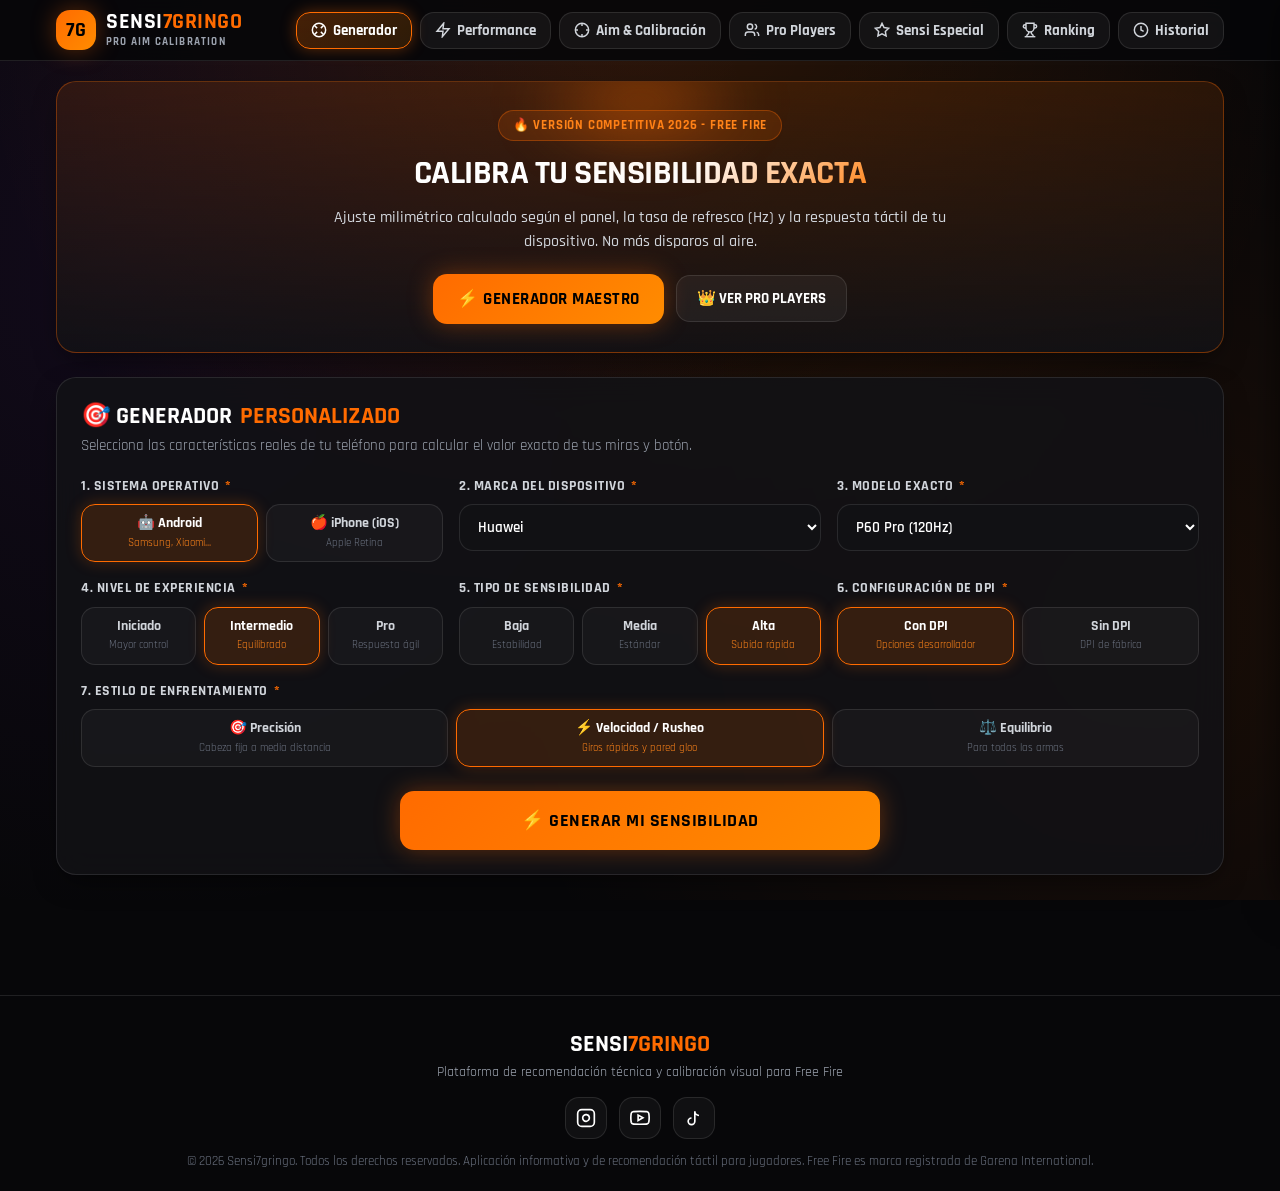
<file: index.html>
<!DOCTYPE html>
<html lang="es">
<head>
  <meta charset="UTF-8">
  <meta name="viewport" content="width=device-width, initial-scale=1.0, maximum-scale=1.0, user-scalable=no">
  <title>Sensi7gringo 🎮🔥 - Generador y Calibrador Maestro de Free Fire</title>
  
  <meta name="description" content="Generador inteligente de sensibilidades y calibración milimétrica para Free Fire adaptado a modelos Android e iPhone.">
  <link rel="preconnect" href="https://fonts.googleapis.com">
  <link rel="preconnect" href="https://fonts.gstatic.com" crossorigin>
  <link href="https://fonts.googleapis.com/css2?family=JetBrains+Mono:wght@700;800&family=Rajdhani:wght@500;600;700;800;900&display=swap" rel="stylesheet">
  
  <link rel="stylesheet" href="styles.css">
</head>
<body>

  <!-- HEADER FIJO Y NAVEGACIÓN -->
  <header class="header-main">
    <div class="header-content">
      <a class="brand-badge" href="#" onclick="cambiarTab('generator'); return false;">
        <div class="brand-logo-icon">7G</div>
        <div class="brand-text-wrap">
          <h1>SENSI<span>7GRINGO</span></h1>
          <div class="brand-tagline">Pro Aim Calibration</div>
        </div>
      </a>

      <!-- Botón Menú Hamburguesa para Móvil -->
      <button type="button" class="hamburger-btn" id="btn-hamburger" aria-label="Abrir menú de navegación">
        <span class="hamburger-line"></span>
        <span class="hamburger-line"></span>
        <span class="hamburger-line"></span>
      </button>

      <!-- Pestañas de navegación superiores (Escritorio / Tablet) -->
      <nav class="nav-tabs-desktop" aria-label="Navegación principal">
        <button type="button" class="tab-btn active" data-tab="generator">
          <svg viewBox="0 0 24 24" fill="none" stroke="currentColor"><circle cx="12" cy="12" r="10"/><path d="m4.93 4.93 4.24 4.24"/><path d="m14.83 9.17 4.24-4.24"/><path d="m14.83 14.83 4.24 4.24"/><path d="m9.17 14.83-4.24 4.24"/></svg>
          Generador
        </button>
        <button type="button" class="tab-btn" data-tab="performance">
          <svg viewBox="0 0 24 24" fill="none" stroke="currentColor"><path d="M13 2 3 14h9l-1 8 10-12h-9l1-8z"/></svg>
          Performance
        </button>
        <button type="button" class="tab-btn" data-tab="aim">
          <svg viewBox="0 0 24 24" fill="none" stroke="currentColor"><circle cx="12" cy="12" r="10"/><line x1="22" x2="18" y1="12" y2="12"/><line x1="6" x2="2" y1="12" y2="12"/><line x1="12" x2="12" y1="6" y2="2"/><line x1="12" x2="12" y1="22" y2="18"/></svg>
          Aim & Calibración
        </button>
        <button type="button" class="tab-btn" data-tab="players">
          <svg viewBox="0 0 24 24" fill="none" stroke="currentColor"><path d="M16 21v-2a4 4 0 0 0-4-4H6a4 4 0 0 0-4 4v2"/><circle cx="9" cy="7" r="4"/><path d="M22 21v-2a4 4 0 0 0-3-3.87"/><path d="M16 3.13a4 4 0 0 1 0 7.75"/></svg>
          Pro Players
        </button>
        <button type="button" class="tab-btn" data-tab="special">
          <svg viewBox="0 0 24 24" fill="none" stroke="currentColor"><polygon points="12 2 15.09 8.26 22 9.27 17 14.14 18.18 21.02 12 17.77 5.82 21.02 7 14.14 2 9.27 8.91 8.26 12 2"/></svg>
          Sensi Especial
        </button>
        <button type="button" class="tab-btn" data-tab="ranking">
          <svg viewBox="0 0 24 24" fill="none" stroke="currentColor"><path d="M6 9H4.5a2.5 2.5 0 0 1 0-5H6"/><path d="M18 9h1.5a2.5 2.5 0 0 0 0-5H18"/><path d="M4 22h16"/><path d="M10 14.66V17c0 .55-.47.98-.97 1.21C7.85 18.75 7 20.24 7 22"/><path d="M14 14.66V17c0 .55.47.98.97 1.21C16.15 18.75 17 20.24 17 22"/><path d="M18 2H6v7a6 6 0 0 0 12 0V2Z"/></svg>
          Ranking
        </button>
        <button type="button" class="tab-btn" data-tab="history">
          <svg viewBox="0 0 24 24" fill="none" stroke="currentColor"><circle cx="12" cy="12" r="10"/><polyline points="12 6 12 12 16 14"/></svg>
          Historial
        </button>
      </nav>
    </div>

    <!-- Menú Desplegable Móvil (Drawer Lateral / Overlay) -->
    <div class="mobile-drawer-overlay" id="mobile-overlay"></div>
    <div class="mobile-drawer" id="mobile-drawer">
      <div class="drawer-header">
        <div class="brand-badge">
          <div class="brand-logo-icon">7G</div>
          <div class="brand-text-wrap">
            <h1>SENSI<span>7GRINGO</span></h1>
            <div class="brand-tagline">Menú de Navegación</div>
          </div>
        </div>
        <button type="button" class="drawer-close-btn" id="btn-close-drawer" aria-label="Cerrar menú">✕</button>
      </div>

      <nav class="drawer-nav">
        <button type="button" class="drawer-link active" data-tab="generator">
          <svg viewBox="0 0 24 24" fill="none" stroke="currentColor"><circle cx="12" cy="12" r="10"/><path d="m4.93 4.93 4.24 4.24"/><path d="m14.83 9.17 4.24-4.24"/><path d="m14.83 14.83 4.24 4.24"/><path d="m9.17 14.83-4.24 4.24"/></svg>
          <span>Generador Maestro</span>
          <span class="drawer-pill">Principal</span>
        </button>
        <button type="button" class="drawer-link" data-tab="performance">
          <svg viewBox="0 0 24 24" fill="none" stroke="currentColor"><path d="M13 2 3 14h9l-1 8 10-12h-9l1-8z"/></svg>
          <span>Performance & FPS</span>
        </button>
        <button type="button" class="drawer-link" data-tab="aim">
          <svg viewBox="0 0 24 24" fill="none" stroke="currentColor"><circle cx="12" cy="12" r="10"/><line x1="22" x2="18" y1="12" y2="12"/><line x1="6" x2="2" y1="12" y2="12"/><line x1="12" x2="12" y1="6" y2="2"/><line x1="12" x2="12" y1="22" y2="18"/></svg>
          <span>Aim & Calibración</span>
        </button>
        <button type="button" class="drawer-link" data-tab="players">
          <svg viewBox="0 0 24 24" fill="none" stroke="currentColor"><path d="M16 21v-2a4 4 0 0 0-4-4H6a4 4 0 0 0-4 4v2"/><circle cx="9" cy="7" r="4"/><path d="M22 21v-2a4 4 0 0 0-3-3.87"/><path d="M16 3.13a4 4 0 0 1 0 7.75"/></svg>
          <span>Pro Players Verificados</span>
        </button>
        <button type="button" class="drawer-link" data-tab="special">
          <svg viewBox="0 0 24 24" fill="none" stroke="currentColor"><polygon points="12 2 15.09 8.26 22 9.27 17 14.14 18.18 21.02 12 17.77 5.82 21.02 7 14.14 2 9.27 8.91 8.26 12 2"/></svg>
          <span>Sensi Especial VIP</span>
          <span class="drawer-pill vip">VIP</span>
        </button>
        <button type="button" class="drawer-link" data-tab="ranking">
          <svg viewBox="0 0 24 24" fill="none" stroke="currentColor"><path d="M6 9H4.5a2.5 2.5 0 0 1 0-5H6"/><path d="M18 9h1.5a2.5 2.5 0 0 0 0-5H18"/><path d="M4 22h16"/><path d="M10 14.66V17c0 .55-.47.98-.97 1.21C7.85 18.75 7 20.24 7 22"/><path d="M14 14.66V17c0 .55.47.98.97 1.21C16.15 18.75 17 20.24 17 22"/><path d="M18 2H6v7a6 6 0 0 0 12 0V2Z"/></svg>
          <span>Ranking Comunidad</span>
        </button>
        <button type="button" class="drawer-link" data-tab="history">
          <svg viewBox="0 0 24 24" fill="none" stroke="currentColor"><circle cx="12" cy="12" r="10"/><polyline points="12 6 12 12 16 14"/></svg>
          <span>Mi Historial</span>
        </button>
      </nav>

      <div class="drawer-footer">
        <p class="drawer-footer-text">Sensi7gringo Mobile Edition © 2026</p>
      </div>
    </div>
  </header>

  <!-- CONTENEDOR PRINCIPAL DE MÓDULOS -->
  <main class="app-container">

    <!-- HERO PRESENTACIÓN -->
    <section class="hero-card">
      <div class="hero-pill">🔥 VERSIÓN COMPETITIVA 2026 - FREE FIRE</div>
      <h2 class="hero-title">CALIBRA TU <span>SENSIBILIDAD EXACTA</span></h2>
      <p class="hero-desc">
        Ajuste milimétrico calculado según el panel, la tasa de refresco (Hz) y la respuesta táctil de tu dispositivo. No más disparos al aire.
      </p>
      <div class="hero-actions">
        <button type="button" class="btn-primary" onclick="cambiarTab('generator')">
          ⚡ GENERADOR MAESTRO
        </button>
        <button type="button" class="btn-secondary" onclick="cambiarTab('players')">
          👑 VER PRO PLAYERS
        </button>
      </div>
    </section>

    <!-- MÓDULO B: GENERADOR MAESTRO DE SENSIBILIDAD -->
    <section id="section-generator" class="app-section">
      <div class="card-glass">
        <div class="section-header">
          <h2>🎯 GENERADOR <span>PERSONALIZADO</span></h2>
          <p>Selecciona las características reales de tu teléfono para calcular el valor exacto de tus miras y botón.</p>
        </div>

        <form id="form-generador" onsubmit="return false;">
          <div class="form-grid">
            
            <!-- 1. Sistema Operativo -->
            <div class="form-group">
              <label class="form-label">1. Sistema Operativo <span class="req">*</span></label>
              <div class="radio-tile-group">
                <label class="radio-tile-label selected">
                  <input type="radio" name="sistemaOperativo" value="Android" checked>
                  <span class="tile-title">🤖 Android</span>
                  <span class="tile-sub">Samsung, Xiaomi...</span>
                </label>
                <label class="radio-tile-label">
                  <input type="radio" name="sistemaOperativo" value="iOS">
                  <span class="tile-title">🍎 iPhone (iOS)</span>
                  <span class="tile-sub">Apple Retina</span>
                </label>
              </div>
            </div>

            <!-- 2. Marca -->
            <div class="form-group">
              <label class="form-label" for="select-marca">2. Marca del Dispositivo <span class="req">*</span></label>
              <select id="select-marca" class="custom-select" required>
                <option value="">Cargando marcas disponibles...</option>
              </select>
            </div>

            <!-- 3. Modelo Exacto -->
            <div class="form-group">
              <label class="form-label" for="select-modelo">3. Modelo Exacto <span class="req">*</span></label>
              <select id="select-modelo" class="custom-select" required>
                <option value="">Selecciona primero la marca</option>
              </select>
            </div>

            <!-- 4. Nivel de Experiencia -->
            <div class="form-group">
              <label class="form-label">4. Nivel de Experiencia <span class="req">*</span></label>
              <div class="radio-tile-group">
                <label class="radio-tile-label">
                  <input type="radio" name="nivelExperiencia" value="principiante">
                  <span class="tile-title">Iniciado</span>
                  <span class="tile-sub">Mayor control</span>
                </label>
                <label class="radio-tile-label selected">
                  <input type="radio" name="nivelExperiencia" value="intermedio" checked>
                  <span class="tile-title">Intermedio</span>
                  <span class="tile-sub">Equilibrado</span>
                </label>
                <label class="radio-tile-label">
                  <input type="radio" name="nivelExperiencia" value="avanzado">
                  <span class="tile-title">Pro</span>
                  <span class="tile-sub">Respuesta ágil</span>
                </label>
              </div>
            </div>

            <!-- 5. Tipo de Sensibilidad -->
            <div class="form-group">
              <label class="form-label">5. Tipo de Sensibilidad <span class="req">*</span></label>
              <div class="radio-tile-group">
                <label class="radio-tile-label">
                  <input type="radio" name="tipoSensibilidad" value="baja">
                  <span class="tile-title">Baja</span>
                  <span class="tile-sub">Estabilidad</span>
                </label>
                <label class="radio-tile-label">
                  <input type="radio" name="tipoSensibilidad" value="media">
                  <span class="tile-title">Media</span>
                  <span class="tile-sub">Estándar</span>
                </label>
                <label class="radio-tile-label selected">
                  <input type="radio" name="tipoSensibilidad" value="alta" checked>
                  <span class="tile-title">Alta</span>
                  <span class="tile-sub">Subida rápida</span>
                </label>
              </div>
            </div>

            <!-- 6. Con DPI / Sin DPI -->
            <div class="form-group" id="dpi-option-wrap">
              <label class="form-label">6. Configuración de DPI <span class="req">*</span></label>
              <div class="radio-tile-group">
                <label class="radio-tile-label selected">
                  <input type="radio" name="conDpi" value="true" checked>
                  <span class="tile-title">Con DPI</span>
                  <span class="tile-sub">Opciones desarrollador</span>
                </label>
                <label class="radio-tile-label">
                  <input type="radio" name="conDpi" value="false">
                  <span class="tile-title">Sin DPI</span>
                  <span class="tile-sub">DPI de fábrica</span>
                </label>
              </div>
            </div>

            <!-- 7. Preferencia de Juego -->
            <div class="form-group" style="grid-column: 1 / -1;">
              <label class="form-label">7. Estilo de Enfrentamiento <span class="req">*</span></label>
              <div class="radio-tile-group style-group">
                <label class="radio-tile-label">
                  <input type="radio" name="preferenciaJuego" value="precision">
                  <span class="tile-title">🎯 Precisión</span>
                  <span class="tile-sub">Cabeza fija a media distancia</span>
                </label>
                <label class="radio-tile-label selected">
                  <input type="radio" name="preferenciaJuego" value="velocidad" checked>
                  <span class="tile-title">⚡ Velocidad / Rusheo</span>
                  <span class="tile-sub">Giros rápidos y pared gloo</span>
                </label>
                <label class="radio-tile-label">
                  <input type="radio" name="preferenciaJuego" value="equilibrio">
                  <span class="tile-title">⚖️ Equilibrio</span>
                  <span class="tile-sub">Para todas las armas</span>
                </label>
              </div>
            </div>

          </div>

          <!-- BOTÓN GENERAR -->
          <div style="text-align: center; margin-top: 10px;">
            <button type="button" id="btn-generar-sensi" class="btn-primary" style="width: 100%; max-width: 480px; padding: 18px 24px; font-size: 1.15rem;">
              ⚡ GENERAR MI SENSIBILIDAD
            </button>
          </div>
        </form>

        <!-- TARJETA DE RESULTADO -->
        <div id="resultado-sensibilidad" class="result-box">
          <div class="result-header">
            <div class="result-device-badge">
              <h3 id="res-device-title">Samsung Galaxy S24 Ultra</h3>
              <span id="res-style-badge">ALTA</span>
            </div>
            <div style="display: flex; gap: 8px;">
              <button type="button" id="btn-guardar-favorito" class="btn-secondary" title="Guardar en Favoritos" style="padding: 8px 14px;">
                ⭐ Favorito
              </button>
              <button type="button" id="btn-variar-config" class="btn-secondary" title="Generar ligera variación" style="padding: 8px 14px;">
                🔄 Variación
              </button>
            </div>
          </div>

          <!-- Miras Principales -->
          <div class="meters-grid">
            <div class="meter-card">
              <div class="scope-name">General</div>
              <div class="scope-value" id="val-general">0</div>
              <div class="meter-bar-track"><div class="meter-bar-fill" id="bar-general"></div></div>
            </div>

            <div class="meter-card">
              <div class="scope-name">Punto Rojo (Red Dot)</div>
              <div class="scope-value" id="val-reddot">0</div>
              <div class="meter-bar-track"><div class="meter-bar-fill" id="bar-reddot"></div></div>
            </div>

            <div class="meter-card">
              <div class="scope-name">Mira 2X</div>
              <div class="scope-value" id="val-mira2x">0</div>
              <div class="meter-bar-track"><div class="meter-bar-fill" id="bar-mira2x"></div></div>
            </div>

            <div class="meter-card">
              <div class="scope-name">Mira 4X</div>
              <div class="scope-value" id="val-mira4x">0</div>
              <div class="meter-bar-track"><div class="meter-bar-fill" id="bar-mira4x"></div></div>
            </div>

            <div class="meter-card">
              <div class="scope-name">Francotirador (AWM)</div>
              <div class="scope-value" id="val-awm">0</div>
              <div class="meter-bar-track"><div class="meter-bar-fill" id="bar-awm"></div></div>
            </div>

            <div class="meter-card">
              <div class="scope-name">Cámara 360 / Olhadinha</div>
              <div class="scope-value" id="val-olhadinha">0</div>
              <div class="meter-bar-track"><div class="meter-bar-fill" id="bar-olhadinha"></div></div>
            </div>
          </div>

          <!-- Botón de Disparo y DPI Sugerido -->
          <div class="special-badges-row">
            <div class="badge-info-pill">
              <span class="lbl">🔘 Botón de Disparo (%)</span>
              <span class="val" id="val-boton">45%</span>
            </div>
            <div class="badge-info-pill">
              <span class="lbl">📐 DPI Recomendado</span>
              <span class="val" id="val-dpi">540</span>
            </div>
          </div>

          <!-- Explicación Técnica -->
          <div class="tech-explanation">
            <p id="res-explicacion">
              Calibración calculada considerando la frecuencia de muestreo táctil y el ancho de panel de tu dispositivo.
            </p>
          </div>

          <!-- Acciones -->
          <div class="result-actions">
            <button type="button" id="btn-copiar-config" class="btn-primary" style="flex: 1;">
              📋 COPIAR TODA LA CONFIGURACIÓN
            </button>
            <button type="button" class="btn-secondary" onclick="cambiarTab('aim')">
              🎯 VER GUÍA DE TIRO
            </button>
          </div>
        </div>
      </div>
    </section>

    <!-- MÓDULO D: PERFORMANCE & DIAGNÓSTICO -->
    <section id="section-performance" class="app-section" style="display: none;">
      <div class="card-glass">
        <div class="section-header">
          <h2>⚡ PERFORMANCE & <span>OPTIMIZACIÓN REAL</span></h2>
          <p>
            Diagnóstico de pantalla, tasa de refresco y guía técnica certificada para reducir latencia táctil en Free Fire.
          </p>
        </div>

        <div class="diagnostic-container">
          <div class="diagnostic-item">
            <div class="diagnostic-icon">📱</div>
            <div class="diagnostic-info">
              <h4>Tasa de Refresco Óptima</h4>
              <p>Activa 90Hz / 120Hz en los ajustes de pantalla de tu teléfono para suavidad máxima.</p>
            </div>
          </div>

          <div class="diagnostic-item">
            <div class="diagnostic-icon">🚀</div>
            <div class="diagnostic-info">
              <h4>Gestión de Memoria RAM</h4>
              <p>Cierra aplicaciones en segundo plano antes de abrir Free Fire para evitar caídas de FPS.</p>
            </div>
          </div>

          <div class="diagnostic-item">
            <div class="diagnostic-icon">📶</div>
            <div class="diagnostic-info">
              <h4>Estabilidad de Conexión</h4>
              <p>Juega en redes Wi-Fi 5GHz o con datos móviles 4G/5G con buena cobertura para ping constante.</p>
            </div>
          </div>

          <div class="diagnostic-item">
            <div class="diagnostic-icon">🧹</div>
            <div class="diagnostic-info">
              <h4>Caché del Juego</h4>
              <p>Borra la memoria caché de Free Fire desde Ajustes > Aplicaciones cada 15 días.</p>
            </div>
          </div>
        </div>

        <!-- Consola de Diagnóstico en Vivo -->
        <h3 style="font-size: 1.1rem; text-transform: uppercase; margin-bottom: 10px;">Consola de Diagnóstico de Dispositivo</h3>
        <div id="opt-console-log" class="opt-console">
          <div class="console-line info">> Listo para iniciar diagnóstico técnico del dispositivo y navegador...</div>
        </div>

        <button type="button" id="btn-iniciar-diagnostico" class="btn-primary" style="width: 100%;">
          🔍 INICIAR DIAGNÓSTICO TÉCNICO
        </button>
      </div>
    </section>

    <!-- MÓDULO E: AIM & CALIBRACIÓN -->
    <section id="section-aim" class="app-section" style="display: none;">
      <div class="card-glass">
        <div class="section-header">
          <h2>🎯 AIM & <span>CALIBRACIÓN DE MIRA</span></h2>
          <p>Consejos técnicos y métodos de arrastre recomendados para dominar el tiro a la cabeza.</p>
        </div>

        <div class="form-grid">
          <div class="card-glass" style="background: rgba(0,0,0,0.4);">
            <h3 style="color:#ff851b; margin-bottom:8px;">1. Posición y Tamaño del Botón</h3>
            <p style="color:#d1d5db; font-size:0.95rem; line-height: 1.5;">
              Coloca el botón de disparo ligeramente abajo del centro derecho de tu pantalla. 
              Un tamaño de <strong>42% a 48%</strong> te otorga mayor área libre para realizar el levantamiento continuo sin que el dedo salga de la pantalla.
            </p>
          </div>

          <div class="card-glass" style="background: rgba(0,0,0,0.4);">
            <h3 style="color:#ff851b; margin-bottom:8px;">2. Técnica de Arrastre en "J"</h3>
            <p style="color:#d1d5db; font-size:0.95rem; line-height: 1.5;">
              Para escopetas (M1014, M1887) a corta distancia, baja el botón un milímetro y súbelo rápidamente dibujando una curva en "J". 
              Esto desprende la mira del pecho y la clava directamente en el casco.
            </p>
          </div>

          <div class="card-glass" style="background: rgba(0,0,0,0.4);">
            <h3 style="color:#ff851b; margin-bottom:8px;">3. Disparos con Mira 2X y 4X</h3>
            <p style="color:#d1d5db; font-size:0.95rem; line-height: 1.5;">
              Con miras ópticas, la sensibilidad no debe ser extrema (rango 145-165). Realiza un jalón suave y progresivo, permitiendo que la asistencia del juego conecte los disparos en ráfaga.
            </p>
          </div>
        </div>

        <div style="text-align: center; margin-top: 20px;">
          <button type="button" class="btn-primary" onclick="mostrarToast('Recomendación de arma: En UMP usa Mira 2X al 176 para tiros continuos al chaleco y cabeza.', 'info')">
            💡 Ver Recomendación de Arma
          </button>
        </div>
      </div>
    </section>

    <!-- MÓDULO F: PRO PLAYERS -->
    <section id="section-players" class="app-section" style="display: none;">
      <div class="card-glass">
        <div class="section-header">
          <h2>👑 CONFIGURACIONES DE <span>PRO PLAYERS</span></h2>
          <p>Sensibilidades documentadas y procedentes de transmisiones oficiales de figuras destacadas del competitivo.</p>
        </div>

        <div id="pro-players-grid" class="players-grid">
          <!-- Renderizado dinámico desde app.js -->
        </div>
      </div>
    </section>

    <!-- MÓDULO H: SENSI ESPECIAL -->
    <section id="section-special" class="app-section" style="display: none;">
      <div class="card-glass" style="border-color: rgba(255, 107, 0, 0.45); background: linear-gradient(180deg, rgba(255,107,0,0.1) 0%, rgba(18,18,22,0.9) 100%);">
        <div class="section-header" style="text-align: center;">
          <div class="hero-pill">✨ ACCESO ESPECIAL VIP</div>
          <h2>SENSI <span>ESPECIAL EXCLUSIVA</span></h2>
          <p>Configuración híbrida afinada para torneos, salas privadas y modo duelo de escuadras clasificatoria.</p>
        </div>

        <div style="max-width: 600px; margin: 0 auto; text-align: center;">
          <div class="card-glass" style="margin-bottom: 24px; background: rgba(0,0,0,0.5);">
            <h3 style="color:#ff851b; font-size:1.4rem; margin-bottom:12px;">🌟 Pack Sensi7gringo VIP</h3>
            <p style="color:#d1d5db; margin-bottom:18px;">
              Este perfil exclusivo incorpora la curva de respuesta táctil ultrarrápida para armas de un solo tiro (Desert Eagle, AC80, Woodpecker, M1887).
            </p>
            <div class="special-badges-row" style="justify-content:center;">
              <div class="badge-info-pill"><span class="lbl">General</span><span class="val">196</span></div>
              <div class="badge-info-pill"><span class="lbl">Red Dot</span><span class="val">194</span></div>
              <div class="badge-info-pill"><span class="lbl">Botón</span><span class="val">44%</span></div>
            </div>
            <button type="button" class="btn-primary" onclick="copiarDirecto('196','194','190','182','44')" style="margin-top:14px; width:100%;">
              📋 COPIAR SENSI ESPECIAL (GRATIS DEMO)
            </button>
          </div>
        </div>
      </div>
    </section>

    <!-- MÓDULO G: RANKING -->
    <section id="section-ranking" class="app-section" style="display: none;">
      <div class="card-glass">
        <div class="section-header">
          <h2>🏆 RANKING DE LA <span>COMUNIDAD</span></h2>
          <p>Configuraciones generadas y mejor valoradas por los usuarios de Sensi7gringo.</p>
        </div>

        <div id="ranking-container" class="history-list">
          <!-- Poblado por app.js -->
        </div>
      </div>
    </section>

    <!-- MÓDULO I: HISTORIAL -->
    <section id="section-history" class="app-section" style="display: none;">
      <div class="card-glass">
        <div class="section-header">
          <h2>🕒 MI <span>HISTORIAL DE SENSIS</span></h2>
          <p>Consulta, copia o administra las sensibilidades que has generado en esta sesión.</p>
        </div>

        <div id="historial-container" class="history-list">
          <!-- Poblado por app.js desde localStorage -->
        </div>
      </div>
    </section>

  </main>

  <!-- FOOTER Y REDES SOCIALES -->
  <footer class="footer-main">
    <div class="app-container" style="padding-bottom: 0;">
      <div class="brand-text-wrap" style="text-align: center; margin-bottom: 12px;">
        <h2 style="font-size: 1.5rem; font-weight: 900;">SENSI<span style="color:#ff6b00;">7GRINGO</span></h2>
        <p style="font-size: 0.85rem; color: #9ca3af;">Plataforma de recomendación técnica y calibración visual para Free Fire</p>
      </div>

      <div class="footer-socials">
        <a href="https://instagram.com" target="_blank" rel="noopener noreferrer" class="social-btn" aria-label="Instagram">
          <svg width="20" height="20" viewBox="0 0 24 24" fill="none" stroke="currentColor" stroke-width="2"><rect x="2" y="2" width="20" height="20" rx="5" ry="5"/><path d="M16 11.37A4 4 0 1 1 12.63 8 4 4 0 0 1 16 11.37z"/><line x1="17.5" y1="6.5" x2="17.51" y2="6.5"/></svg>
        </a>
        <a href="https://youtube.com" target="_blank" rel="noopener noreferrer" class="social-btn" aria-label="YouTube">
          <svg width="20" height="20" viewBox="0 0 24 24" fill="none" stroke="currentColor" stroke-width="2"><path d="M22.54 6.42a2.78 2.78 0 0 0-1.94-2C18.88 4 12 4 12 4s-6.88 0-8.6.46a2.78 2.78 0 0 0-1.94 2A29 29 0 0 0 1 11.75a29 29 0 0 0 .46 5.33A2.78 2.78 0 0 0 3.4 19c1.72.46 8.6.46 8.6.46s6.88 0 8.6-.46a2.78 2.78 0 0 0 1.94-2 29 29 0 0 0 .46-5.25 29 29 0 0 0-.46-5.33z"/><polygon points="9.75 15.02 15.5 11.75 9.75 8.48 9.75 15.02"/></svg>
        </a>
        <a href="https://tiktok.com" target="_blank" rel="noopener noreferrer" class="social-btn" aria-label="TikTok">
          <svg width="20" height="20" viewBox="0 0 24 24" fill="none" stroke="currentColor" stroke-width="2"><path d="M9 12a4 4 0 1 0 4 4V4a5 5 0 0 0 5 5"/></svg>
        </a>
      </div>

      <p class="footer-copy">
        © 2026 Sensi7gringo. Todos los derechos reservados. Aplicación informativa y de recomendación táctil para jugadores. Free Fire es marca registrada de Garena International.
      </p>
    </div>
  </footer>

  <!-- SCRIPT INTERACTIVO STANDALONE -->
  <script src="app.js"></script>
</body>
</html>
</file>
<file: styles.css>
/* ==========================================================================
   SENSI7GRINGO - DESIGN SYSTEM & STYLESHEET (PRO RESPONSIVE EDITION)
   Paleta: Dark Carbón, Blanco puro, Naranja Neón (#FF6B00 / #FF8C00)
   100% Mobile First & Ultra Responsive
   ========================================================================== */

:root {
  --bg-main: #070709;
  --bg-card: rgba(18, 18, 22, 0.85);
  --bg-card-hover: rgba(28, 28, 34, 0.95);
  --bg-dark-surface: #0e0e12;
  --bg-glass: rgba(255, 255, 255, 0.03);
  --border-subtle: rgba(255, 255, 255, 0.1);
  --border-glow: rgba(255, 107, 0, 0.35);
  --border-glow-strong: rgba(255, 107, 0, 0.75);

  --color-orange: #ff6b00;
  --color-orange-bright: #ff851b;
  --color-orange-glow: rgba(255, 107, 0, 0.4);
  --color-orange-soft: rgba(255, 107, 0, 0.15);

  --color-white: #ffffff;
  --color-gray-100: #f4f4f6;
  --color-gray-300: #d1d5db;
  --color-gray-400: #9ca3af;
  --color-gray-500: #6b7280;
  --color-gray-700: #374151;
  --color-gray-800: #1f2937;

  --font-main: 'Rajdhani', -apple-system, BlinkMacSystemFont, "Segoe UI", Roboto, sans-serif;
  --font-mono: 'JetBrains Mono', monospace;

  --radius-sm: 8px;
  --radius-md: 14px;
  --radius-lg: 20px;
  --radius-full: 9999px;

  --shadow-glow: 0 0 25px rgba(255, 107, 0, 0.35);
  --shadow-card: 0 10px 30px -10px rgba(0, 0, 0, 0.7);
  --transition: all 0.25s cubic-bezier(0.16, 1, 0.3, 1);
}

/* RESET */
*, *::before, *::after {
  box-sizing: border-box;
  margin: 0;
  padding: 0;
  -webkit-tap-highlight-color: transparent;
}

html, body {
  width: 100%;
  overflow-x: hidden;
}

body {
  font-family: var(--font-main);
  background-color: var(--bg-main);
  color: var(--color-white);
  min-height: 100vh;
  line-height: 1.5;
  background-image: 
    radial-gradient(circle at 50% 0%, rgba(255, 107, 0, 0.15) 0%, transparent 60%),
    radial-gradient(circle at 10% 30%, rgba(147, 51, 234, 0.08) 0%, transparent 50%),
    radial-gradient(circle at 90% 70%, rgba(255, 107, 0, 0.08) 0%, transparent 50%);
  background-attachment: fixed;
}

/* CONTENEDOR PRINCIPAL */
.app-container {
  width: 100%;
  max-width: 1200px;
  margin: 0 auto;
  padding: 0 16px 80px;
}

/* ==========================================================================
   HEADER & NAVBAR ULTRA RESPONSIVE
   ========================================================================== */
.header-main {
  position: sticky;
  top: 0;
  z-index: 100;
  backdrop-filter: blur(20px);
  -webkit-backdrop-filter: blur(20px);
  background: rgba(7, 7, 9, 0.92);
  border-bottom: 1px solid var(--border-subtle);
  padding: 10px 0;
  margin-bottom: 20px;
  width: 100%;
}

.header-content {
  display: flex;
  flex-direction: row;
  align-items: center;
  justify-content: space-between;
  width: 100%;
  max-width: 1200px;
  margin: 0 auto;
  padding: 0 16px;
  gap: 12px;
}

.brand-badge {
  display: flex;
  align-items: center;
  gap: 10px;
  text-decoration: none;
  cursor: pointer;
  flex-shrink: 0;
}

.brand-logo-icon {
  width: 40px;
  height: 40px;
  background: linear-gradient(135deg, #ff6b00 0%, #ff8c00 100%);
  border-radius: var(--radius-md);
  display: flex;
  align-items: center;
  justify-content: center;
  box-shadow: var(--shadow-glow);
  font-size: 20px;
  font-weight: 900;
  color: #000;
  flex-shrink: 0;
}

.brand-text-wrap h1 {
  font-size: 1.35rem;
  font-weight: 900;
  letter-spacing: 0.5px;
  line-height: 1.1;
  color: var(--color-white);
  text-transform: uppercase;
  white-space: nowrap;
}

.brand-text-wrap h1 span {
  color: var(--color-orange);
}

.brand-tagline {
  font-size: 0.68rem;
  color: var(--color-gray-400);
  font-weight: 700;
  letter-spacing: 1.2px;
  text-transform: uppercase;
  white-space: nowrap;
}

/* BOTÓN MENÚ HAMBURGUESA GAMING */
.hamburger-btn {
  display: none;
  flex-direction: column;
  justify-content: center;
  align-items: center;
  gap: 5px;
  width: 42px;
  height: 42px;
  background: rgba(255, 107, 0, 0.12);
  border: 1px solid var(--border-glow);
  border-radius: var(--radius-md);
  cursor: pointer;
  padding: 8px;
  transition: var(--transition);
  box-shadow: 0 0 12px rgba(255, 107, 0, 0.2);
}

.hamburger-btn:active {
  transform: scale(0.95);
  background: rgba(255, 107, 0, 0.25);
}

.hamburger-line {
  display: block;
  width: 22px;
  height: 2.5px;
  background-color: var(--color-orange-bright);
  border-radius: 2px;
  transition: var(--transition);
}

/* NAVBAR DESKTOP */
.nav-tabs-desktop {
  display: flex;
  align-items: center;
  gap: 8px;
  flex-wrap: wrap;
}

.tab-btn {
  display: inline-flex;
  align-items: center;
  gap: 6px;
  padding: 8px 14px;
  background: rgba(255, 255, 255, 0.05);
  border: 1px solid var(--border-subtle);
  border-radius: var(--radius-md);
  color: var(--color-gray-300);
  font-family: var(--font-main);
  font-size: 0.92rem;
  font-weight: 700;
  cursor: pointer;
  white-space: nowrap;
  flex-shrink: 0;
  transition: var(--transition);
}

/* ==========================================================================
   DRAWER LATERAL MÓVIL (MODERNO & ELEGANTE)
   ========================================================================== */
.mobile-drawer-overlay {
  position: fixed;
  top: 0;
  left: 0;
  width: 100vw;
  height: 100vh;
  background: rgba(0, 0, 0, 0.75);
  backdrop-filter: blur(8px);
  -webkit-backdrop-filter: blur(8px);
  z-index: 998;
  opacity: 0;
  visibility: hidden;
  transition: all 0.3s ease;
}

.mobile-drawer-overlay.active {
  opacity: 1;
  visibility: visible;
}

.mobile-drawer {
  position: fixed;
  top: 0;
  right: -320px;
  width: 300px;
  max-width: 85vw;
  height: 100vh;
  background: #0d0d12;
  border-left: 1px solid var(--border-glow);
  box-shadow: -10px 0 40px rgba(0, 0, 0, 0.9);
  z-index: 999;
  display: flex;
  flex-direction: column;
  transition: transform 0.35s cubic-bezier(0.16, 1, 0.3, 1);
}

.mobile-drawer.active {
  transform: translateX(-320px);
}

.drawer-header {
  display: flex;
  align-items: center;
  justify-content: space-between;
  padding: 20px 16px;
  border-bottom: 1px solid var(--border-subtle);
  background: rgba(255, 255, 255, 0.02);
}

.drawer-close-btn {
  background: rgba(255, 255, 255, 0.05);
  border: 1px solid var(--border-subtle);
  color: var(--color-gray-300);
  width: 36px;
  height: 36px;
  border-radius: var(--radius-md);
  font-size: 1.1rem;
  font-weight: 900;
  cursor: pointer;
  display: flex;
  align-items: center;
  justify-content: center;
  transition: var(--transition);
}

.drawer-close-btn:hover {
  background: rgba(239, 68, 68, 0.2);
  border-color: #ef4444;
  color: #fff;
}

.drawer-nav {
  padding: 16px 12px;
  display: flex;
  flex-direction: column;
  gap: 8px;
  overflow-y: auto;
  flex: 1;
}

.drawer-link {
  display: flex;
  align-items: center;
  gap: 12px;
  padding: 13px 14px;
  background: rgba(255, 255, 255, 0.03);
  border: 1px solid var(--border-subtle);
  border-radius: var(--radius-md);
  color: var(--color-gray-300);
  font-family: var(--font-main);
  font-size: 0.98rem;
  font-weight: 700;
  text-align: left;
  cursor: pointer;
  transition: var(--transition);
  width: 100%;
}

.drawer-link svg {
  width: 20px;
  height: 20px;
  stroke-width: 2.2;
  color: var(--color-gray-400);
  flex-shrink: 0;
}

.drawer-link:hover {
  background: rgba(255, 255, 255, 0.08);
  border-color: rgba(255, 107, 0, 0.4);
  color: var(--color-white);
}

.drawer-link:hover svg {
  color: var(--color-orange-bright);
}

.drawer-link.active {
  background: linear-gradient(135deg, rgba(255, 107, 0, 0.2) 0%, rgba(255, 140, 0, 0.1) 100%);
  border-color: var(--color-orange);
  color: var(--color-white);
  box-shadow: 0 0 15px rgba(255, 107, 0, 0.3);
}

.drawer-link.active svg {
  color: var(--color-orange-bright);
}

.drawer-pill {
  margin-left: auto;
  font-size: 0.68rem;
  padding: 2px 7px;
  background: var(--color-orange-soft);
  color: var(--color-orange-bright);
  border-radius: var(--radius-sm);
  font-weight: 800;
  border: 1px solid var(--border-glow);
}

.drawer-pill.vip {
  background: rgba(168, 85, 247, 0.2);
  color: #c084fc;
  border-color: rgba(168, 85, 247, 0.4);
}

.drawer-footer {
  padding: 16px;
  border-top: 1px solid var(--border-subtle);
  text-align: center;
}

.drawer-footer-text {
  font-size: 0.75rem;
  color: var(--color-gray-500);
  font-weight: 600;
}

.tab-btn:hover {
  background: rgba(255, 255, 255, 0.1);
  color: var(--color-white);
  border-color: rgba(255, 107, 0, 0.4);
}

.tab-btn.active {
  background: linear-gradient(135deg, rgba(255, 107, 0, 0.25) 0%, rgba(255, 140, 0, 0.15) 100%);
  border-color: var(--color-orange);
  color: var(--color-white);
  box-shadow: 0 0 15px rgba(255, 107, 0, 0.35);
}

.tab-btn svg {
  width: 16px;
  height: 16px;
  stroke-width: 2.2;
  flex-shrink: 0;
}

/* ==========================================================================
   HERO BANNER
   ========================================================================== */
.hero-card {
  background: linear-gradient(180deg, rgba(255, 107, 0, 0.12) 0%, rgba(18, 18, 22, 0.85) 100%);
  border: 1px solid var(--border-glow);
  border-radius: var(--radius-lg);
  padding: 28px 20px;
  text-align: center;
  margin-bottom: 24px;
  position: relative;
  overflow: hidden;
  box-shadow: var(--shadow-card);
}

.hero-card::before {
  content: '';
  position: absolute;
  top: -40px;
  left: 50%;
  transform: translateX(-50%);
  width: 240px;
  height: 120px;
  background: radial-gradient(ellipse, var(--color-orange-glow) 0%, transparent 70%);
  filter: blur(25px);
  pointer-events: none;
}

.hero-pill {
  display: inline-flex;
  align-items: center;
  gap: 6px;
  padding: 5px 14px;
  background: var(--color-orange-soft);
  border: 1px solid var(--border-glow);
  border-radius: var(--radius-full);
  color: var(--color-orange-bright);
  font-size: 0.8rem;
  font-weight: 800;
  text-transform: uppercase;
  letter-spacing: 0.8px;
  margin-bottom: 14px;
  max-width: 100%;
  word-break: break-word;
}

.hero-title {
  font-size: 2.1rem;
  font-weight: 900;
  text-transform: uppercase;
  line-height: 1.15;
  margin-bottom: 12px;
  letter-spacing: -0.5px;
  word-break: break-word;
}

.hero-title span {
  background: linear-gradient(135deg, #ffffff 40%, var(--color-orange-bright) 100%);
  -webkit-background-clip: text;
  -webkit-text-fill-color: transparent;
}

.hero-desc {
  color: var(--color-gray-300);
  font-size: 1rem;
  max-width: 650px;
  margin: 0 auto 20px;
  font-weight: 500;
  line-height: 1.5;
}

.hero-actions {
  display: flex;
  align-items: center;
  justify-content: center;
  gap: 12px;
  flex-wrap: wrap;
  width: 100%;
}

/* ==========================================================================
   BUTTONS
   ========================================================================== */
.btn-primary {
  display: inline-flex;
  align-items: center;
  justify-content: center;
  gap: 8px;
  background: linear-gradient(135deg, #ff6b00 0%, #ff8c00 100%);
  color: #000;
  font-family: var(--font-main);
  font-size: 1.05rem;
  font-weight: 900;
  padding: 14px 24px;
  border-radius: var(--radius-md);
  border: none;
  cursor: pointer;
  text-transform: uppercase;
  letter-spacing: 0.5px;
  box-shadow: var(--shadow-glow);
  transition: var(--transition);
  text-decoration: none;
}

.btn-primary:hover {
  transform: translateY(-2px);
  box-shadow: 0 0 35px rgba(255, 107, 0, 0.6);
}

.btn-secondary {
  display: inline-flex;
  align-items: center;
  justify-content: center;
  gap: 8px;
  background: rgba(255, 255, 255, 0.05);
  border: 1px solid var(--border-subtle);
  color: var(--color-white);
  font-family: var(--font-main);
  font-size: 0.95rem;
  font-weight: 800;
  padding: 13px 20px;
  border-radius: var(--radius-md);
  cursor: pointer;
  transition: var(--transition);
  text-decoration: none;
}

.btn-secondary:hover {
  background: rgba(255, 255, 255, 0.1);
  border-color: var(--color-orange);
}

/* ==========================================================================
   CARDS & GRIDS
   ========================================================================== */
.card-glass {
  background: var(--bg-card);
  backdrop-filter: blur(16px);
  -webkit-backdrop-filter: blur(16px);
  border: 1px solid var(--border-subtle);
  border-radius: var(--radius-lg);
  padding: 24px;
  box-shadow: var(--shadow-card);
  transition: var(--transition);
  width: 100%;
}

.card-glass:hover {
  border-color: var(--border-glow);
}

.section-header {
  margin-bottom: 20px;
  width: 100%;
}

.section-header h2 {
  font-size: 1.5rem;
  font-weight: 900;
  text-transform: uppercase;
  display: flex;
  align-items: center;
  flex-wrap: wrap;
  gap: 8px;
  line-height: 1.2;
}

.section-header h2 span {
  color: var(--color-orange);
}

.section-header p {
  color: var(--color-gray-400);
  font-size: 0.92rem;
  margin-top: 4px;
  line-height: 1.45;
}

/* ==========================================================================
   FORM ELEMENTS - GENERADOR MAESTRO RESPONSIVE
   ========================================================================== */
.form-grid {
  display: grid;
  grid-template-columns: repeat(auto-fit, minmax(280px, 1fr));
  gap: 16px;
  margin-bottom: 24px;
  width: 100%;
}

.form-group {
  display: flex;
  flex-direction: column;
  gap: 8px;
  width: 100%;
}

.form-label {
  font-size: 0.85rem;
  font-weight: 700;
  text-transform: uppercase;
  color: var(--color-gray-300);
  letter-spacing: 0.5px;
  display: flex;
  align-items: center;
  gap: 6px;
}

.form-label span.req {
  color: var(--color-orange);
}

/* Selectores visuales tipo botones de opción */
.radio-tile-group {
  display: grid;
  grid-template-columns: repeat(auto-fit, minmax(110px, 1fr));
  gap: 8px;
  width: 100%;
}

.radio-tile-label {
  display: flex;
  flex-direction: column;
  align-items: center;
  justify-content: center;
  padding: 10px 8px;
  background: rgba(255, 255, 255, 0.03);
  border: 1px solid var(--border-subtle);
  border-radius: var(--radius-md);
  cursor: pointer;
  transition: var(--transition);
  text-align: center;
  width: 100%;
}

.radio-tile-label input {
  display: none;
}

.radio-tile-label span.tile-title {
  font-size: 0.9rem;
  font-weight: 800;
  color: var(--color-gray-300);
  line-height: 1.2;
}

.radio-tile-label span.tile-sub {
  font-size: 0.7rem;
  color: var(--color-gray-500);
  margin-top: 2px;
}

.radio-tile-label:hover {
  border-color: rgba(255, 107, 0, 0.4);
  background: rgba(255, 255, 255, 0.05);
}

.radio-tile-label.selected {
  background: var(--color-orange-soft);
  border-color: var(--color-orange);
  box-shadow: 0 0 15px rgba(255, 107, 0, 0.25);
}

.radio-tile-label.selected span.tile-title {
  color: var(--color-white);
}

.radio-tile-label.selected span.tile-sub {
  color: var(--color-orange-bright);
}

/* Select inputs */
.custom-select {
  width: 100%;
  padding: 12px 14px;
  background: rgba(18, 18, 22, 0.95);
  border: 1px solid var(--border-subtle);
  border-radius: var(--radius-md);
  color: var(--color-white);
  font-family: var(--font-main);
  font-size: 0.95rem;
  font-weight: 600;
  cursor: pointer;
  outline: none;
  transition: var(--transition);
}

.custom-select:focus {
  border-color: var(--color-orange);
  box-shadow: 0 0 12px rgba(255, 107, 0, 0.3);
}

.custom-select option {
  background: #121216;
  color: #fff;
}

/* ==========================================================================
   RESULTADO DE SENSIBILIDAD RESPONSIVE
   ========================================================================== */
.result-box {
  background: linear-gradient(180deg, rgba(255, 107, 0, 0.08) 0%, rgba(18, 18, 22, 0.95) 100%);
  border: 1px solid var(--border-glow);
  border-radius: var(--radius-lg);
  padding: 24px 18px;
  margin-top: 24px;
  box-shadow: var(--shadow-glow);
  display: none;
  width: 100%;
}

.result-box.active {
  display: block;
  animation: fadeIn 0.4s ease forwards;
}

.result-header {
  display: flex;
  align-items: center;
  justify-content: space-between;
  flex-wrap: wrap;
  gap: 12px;
  border-bottom: 1px solid var(--border-subtle);
  padding-bottom: 16px;
  margin-bottom: 20px;
}

.result-device-badge {
  display: flex;
  align-items: center;
  flex-wrap: wrap;
  gap: 10px;
}

.result-device-badge h3 {
  font-size: 1.35rem;
  font-weight: 900;
  color: var(--color-white);
}

.result-device-badge span {
  background: var(--color-orange-soft);
  color: var(--color-orange-bright);
  padding: 2px 8px;
  border-radius: var(--radius-sm);
  font-size: 0.75rem;
  font-weight: 700;
  border: 1px solid var(--border-glow);
}

/* METERS / GAUGES DE SENSIBILIDAD */
.meters-grid {
  display: grid;
  grid-template-columns: repeat(auto-fit, minmax(140px, 1fr));
  gap: 12px;
  margin-bottom: 20px;
  width: 100%;
}

.meter-card {
  background: rgba(255, 255, 255, 0.02);
  border: 1px solid var(--border-subtle);
  border-radius: var(--radius-md);
  padding: 14px 10px;
  text-align: center;
  position: relative;
  overflow: hidden;
  width: 100%;
}

.meter-card .scope-name {
  font-size: 0.82rem;
  font-weight: 700;
  text-transform: uppercase;
  color: var(--color-gray-400);
  margin-bottom: 4px;
  white-space: nowrap;
  overflow: hidden;
  text-overflow: ellipsis;
}

.meter-card .scope-value {
  font-size: 2.1rem;
  font-weight: 900;
  color: var(--color-white);
  line-height: 1;
  font-family: var(--font-mono);
}

.meter-bar-track {
  width: 100%;
  height: 6px;
  background: rgba(255, 255, 255, 0.08);
  border-radius: var(--radius-full);
  margin-top: 8px;
  overflow: hidden;
}

.meter-bar-fill {
  height: 100%;
  background: linear-gradient(90deg, #ff8c00, #ff6b00);
  border-radius: var(--radius-full);
  width: 0%;
  transition: width 0.8s cubic-bezier(0.16, 1, 0.3, 1);
}

.special-badges-row {
  display: flex;
  gap: 12px;
  flex-wrap: wrap;
  margin-bottom: 20px;
  width: 100%;
}

.badge-info-pill {
  flex: 1;
  min-width: 140px;
  background: rgba(0, 0, 0, 0.4);
  border: 1px solid var(--border-subtle);
  border-radius: var(--radius-md);
  padding: 12px;
  text-align: center;
}

.badge-info-pill span.lbl {
  display: block;
  font-size: 0.75rem;
  font-weight: 700;
  text-transform: uppercase;
  color: var(--color-gray-400);
}

.badge-info-pill span.val {
  font-size: 1.35rem;
  font-weight: 900;
  color: var(--color-orange-bright);
}

/* EXPLICACIÓN TÉCNICA */
.tech-explanation {
  background: rgba(0, 0, 0, 0.3);
  border-left: 3px solid var(--color-orange);
  padding: 12px 14px;
  border-radius: 0 var(--radius-md) var(--radius-md) 0;
  margin-bottom: 20px;
}

.tech-explanation p {
  font-size: 0.9rem;
  color: var(--color-gray-300);
  line-height: 1.45;
}

/* ACCIONES DE RESULTADO */
.result-actions {
  display: flex;
  gap: 10px;
  flex-wrap: wrap;
  width: 100%;
}

/* ==========================================================================
   PERFORMANCE & DIAGNÓSTICO
   ========================================================================== */
.diagnostic-container {
  display: grid;
  grid-template-columns: repeat(auto-fit, minmax(240px, 1fr));
  gap: 14px;
  margin-bottom: 20px;
  width: 100%;
}

.diagnostic-item {
  background: rgba(255, 255, 255, 0.02);
  border: 1px solid var(--border-subtle);
  border-radius: var(--radius-md);
  padding: 14px;
  display: flex;
  align-items: center;
  gap: 12px;
}

.diagnostic-icon {
  width: 40px;
  height: 40px;
  border-radius: var(--radius-md);
  background: var(--color-orange-soft);
  display: flex;
  align-items: center;
  justify-content: center;
  color: var(--color-orange-bright);
  font-size: 1.2rem;
  flex-shrink: 0;
}

.diagnostic-info h4 {
  font-size: 0.95rem;
  font-weight: 800;
  color: var(--color-white);
  line-height: 1.2;
}

.diagnostic-info p {
  font-size: 0.8rem;
  color: var(--color-gray-400);
  margin-top: 2px;
}

.opt-console {
  background: #050507;
  border: 1px solid var(--border-subtle);
  border-radius: var(--radius-md);
  padding: 14px;
  font-family: var(--font-mono);
  font-size: 0.82rem;
  color: var(--color-gray-300);
  min-height: 120px;
  max-height: 180px;
  overflow-y: auto;
  margin-bottom: 16px;
  width: 100%;
}

.console-line {
  margin-bottom: 5px;
  display: flex;
  gap: 6px;
  word-break: break-word;
}

.console-line.success { color: #22c55e; }
.console-line.warning { color: #eab308; }
.console-line.info { color: #38bdf8; }

/* ==========================================================================
   PRO PLAYERS CARDS
   ========================================================================== */
.players-grid {
  display: grid;
  grid-template-columns: repeat(auto-fit, minmax(280px, 1fr));
  gap: 16px;
  width: 100%;
}

.player-card {
  background: var(--bg-card);
  border: 1px solid var(--border-subtle);
  border-radius: var(--radius-lg);
  padding: 18px;
  transition: var(--transition);
  width: 100%;
}

.player-card:hover {
  border-color: var(--border-glow);
  transform: translateY(-2px);
}

.player-header {
  display: flex;
  align-items: center;
  justify-content: space-between;
  margin-bottom: 12px;
}

.player-meta {
  display: flex;
  align-items: center;
  gap: 10px;
}

.player-avatar {
  width: 44px;
  height: 44px;
  border-radius: var(--radius-md);
  background: linear-gradient(135deg, #1f2937, #111827);
  border: 1px solid var(--border-subtle);
  display: flex;
  align-items: center;
  justify-content: center;
  font-size: 1.2rem;
  font-weight: 900;
  color: var(--color-orange-bright);
  flex-shrink: 0;
}

.player-name-wrap h3 {
  font-size: 1.1rem;
  font-weight: 800;
  line-height: 1.1;
}

.player-name-wrap span {
  font-size: 0.75rem;
  color: var(--color-gray-400);
}

.player-badge {
  font-size: 0.72rem;
  padding: 3px 8px;
  border-radius: var(--radius-sm);
  background: rgba(255, 107, 0, 0.15);
  color: var(--color-orange-bright);
  font-weight: 700;
}

.player-stats-table {
  display: grid;
  grid-template-columns: repeat(3, 1fr);
  gap: 6px;
  margin: 12px 0;
  background: rgba(0, 0, 0, 0.35);
  padding: 10px;
  border-radius: var(--radius-md);
}

.stat-item {
  text-align: center;
}

.stat-item .lbl {
  font-size: 0.68rem;
  color: var(--color-gray-400);
  text-transform: uppercase;
}

.stat-item .val {
  font-size: 1.1rem;
  font-weight: 900;
  color: var(--color-white);
  font-family: var(--font-mono);
}

/* ==========================================================================
   HISTORIAL Y FAVORITOS
   ========================================================================== */
.history-list {
  display: flex;
  flex-direction: column;
  gap: 12px;
  width: 100%;
}

.history-card {
  display: flex;
  align-items: center;
  justify-content: space-between;
  padding: 14px 16px;
  background: rgba(255, 255, 255, 0.02);
  border: 1px solid var(--border-subtle);
  border-radius: var(--radius-md);
  gap: 12px;
  flex-wrap: wrap;
  transition: var(--transition);
  width: 100%;
}

.history-card:hover {
  background: rgba(255, 255, 255, 0.04);
  border-color: rgba(255, 107, 0, 0.3);
}

.empty-state {
  text-align: center;
  padding: 36px 16px;
  color: var(--color-gray-400);
}

/* ==========================================================================
   TOAST NOTIFICATIONS
   ========================================================================== */
.toast-container {
  position: fixed;
  bottom: 20px;
  right: 16px;
  left: 16px;
  z-index: 9999;
  display: flex;
  flex-direction: column;
  align-items: center;
  gap: 8px;
  pointer-events: none;
}

.toast {
  pointer-events: auto;
  background: #111827;
  border: 1px solid var(--border-glow);
  color: var(--color-white);
  padding: 12px 18px;
  border-radius: var(--radius-md);
  box-shadow: 0 10px 25px rgba(0, 0, 0, 0.8), var(--shadow-glow);
  display: flex;
  align-items: center;
  gap: 10px;
  font-size: 0.9rem;
  font-weight: 700;
  animation: fadeIn 0.3s ease;
  width: 100%;
  max-width: 380px;
}

/* ==========================================================================
   FOOTER
   ========================================================================== */
.footer-main {
  border-top: 1px solid var(--border-subtle);
  padding: 30px 0 20px;
  margin-top: 40px;
  text-align: center;
  width: 100%;
}

.footer-socials {
  display: flex;
  align-items: center;
  justify-content: center;
  gap: 12px;
  margin: 14px 0;
}

.social-btn {
  display: flex;
  align-items: center;
  justify-content: center;
  width: 42px;
  height: 42px;
  border-radius: var(--radius-md);
  background: rgba(255, 255, 255, 0.04);
  border: 1px solid var(--border-subtle);
  color: var(--color-white);
  transition: var(--transition);
  text-decoration: none;
}

.social-btn:hover {
  background: var(--color-orange);
  color: #000;
  transform: translateY(-2px);
  box-shadow: var(--shadow-glow);
}

.footer-copy {
  font-size: 0.8rem;
  color: var(--color-gray-500);
  line-height: 1.4;
  padding: 0 8px;
}

/* ==========================================================================
   ANIMACIONES
   ========================================================================== */
@keyframes fadeIn {
  from { opacity: 0; transform: translateY(8px); }
  to { opacity: 1; transform: translateY(0); }
}

/* ==========================================================================
   MEDIA QUERIES ULTRA RESPONSIVE
   ========================================================================== */

/* Tablets y pantallas medianas (≤ 900px) */
/* Tablets y celulares (≤ 860px) */
@media (max-width: 860px) {
  .header-content {
    flex-direction: row;
    justify-content: space-between;
    align-items: center;
    padding: 0 14px;
  }

  .nav-tabs-desktop {
    display: none !important; /* Se ocultan las pestañas horizontales */
  }

  .hamburger-btn {
    display: flex !important; /* Aparece el botón de hamburguesa elegante */
  }
}

/* Celulares (≤ 600px) */
@media (max-width: 600px) {
  .app-container {
    padding: 0 12px 60px;
  }
  
  .header-main {
    padding: 10px 0;
    margin-bottom: 16px;
  }

  .brand-logo-icon {
    width: 38px;
    height: 38px;
    font-size: 18px;
  }

  .brand-text-wrap h1 {
    font-size: 1.25rem;
  }

  .hero-card {
    padding: 22px 14px;
    border-radius: var(--radius-md);
  }

  .hero-title {
    font-size: 1.55rem;
  }

  .hero-desc {
    font-size: 0.9rem;
    margin-bottom: 16px;
  }

  .hero-actions {
    flex-direction: column;
    gap: 10px;
  }

  .btn-primary, .btn-secondary {
    width: 100%;
    padding: 13px 18px;
    font-size: 0.95rem;
  }

  .card-glass {
    padding: 16px;
    border-radius: var(--radius-md);
  }

  .section-header h2 {
    font-size: 1.28rem;
  }

  .form-grid {
    grid-template-columns: 1fr;
    gap: 14px;
  }

  .radio-tile-group {
    grid-template-columns: repeat(2, 1fr) !important;
  }

  /* El grupo de estilo de 3 elementos en móvil se apila a 1 o 2 columnas pro */
  .radio-tile-group.style-group {
    grid-template-columns: 1fr !important;
  }

  .meters-grid {
    grid-template-columns: repeat(2, 1fr);
    gap: 10px;
  }

  .meter-card {
    padding: 12px 8px;
  }

  .meter-card .scope-value {
    font-size: 1.8rem;
  }

  .special-badges-row {
    flex-direction: column;
  }

  .badge-info-pill {
    width: 100%;
  }

  .result-actions {
    flex-direction: column;
  }

  .players-grid {
    grid-template-columns: 1fr;
  }

  .history-card {
    flex-direction: column;
    align-items: flex-start;
  }
}

/* Celulares pequeños (≤ 380px) */
@media (max-width: 380px) {
  .meters-grid {
    grid-template-columns: 1fr;
  }
  .radio-tile-group {
    grid-template-columns: 1fr !important;
  }
}
</file>
